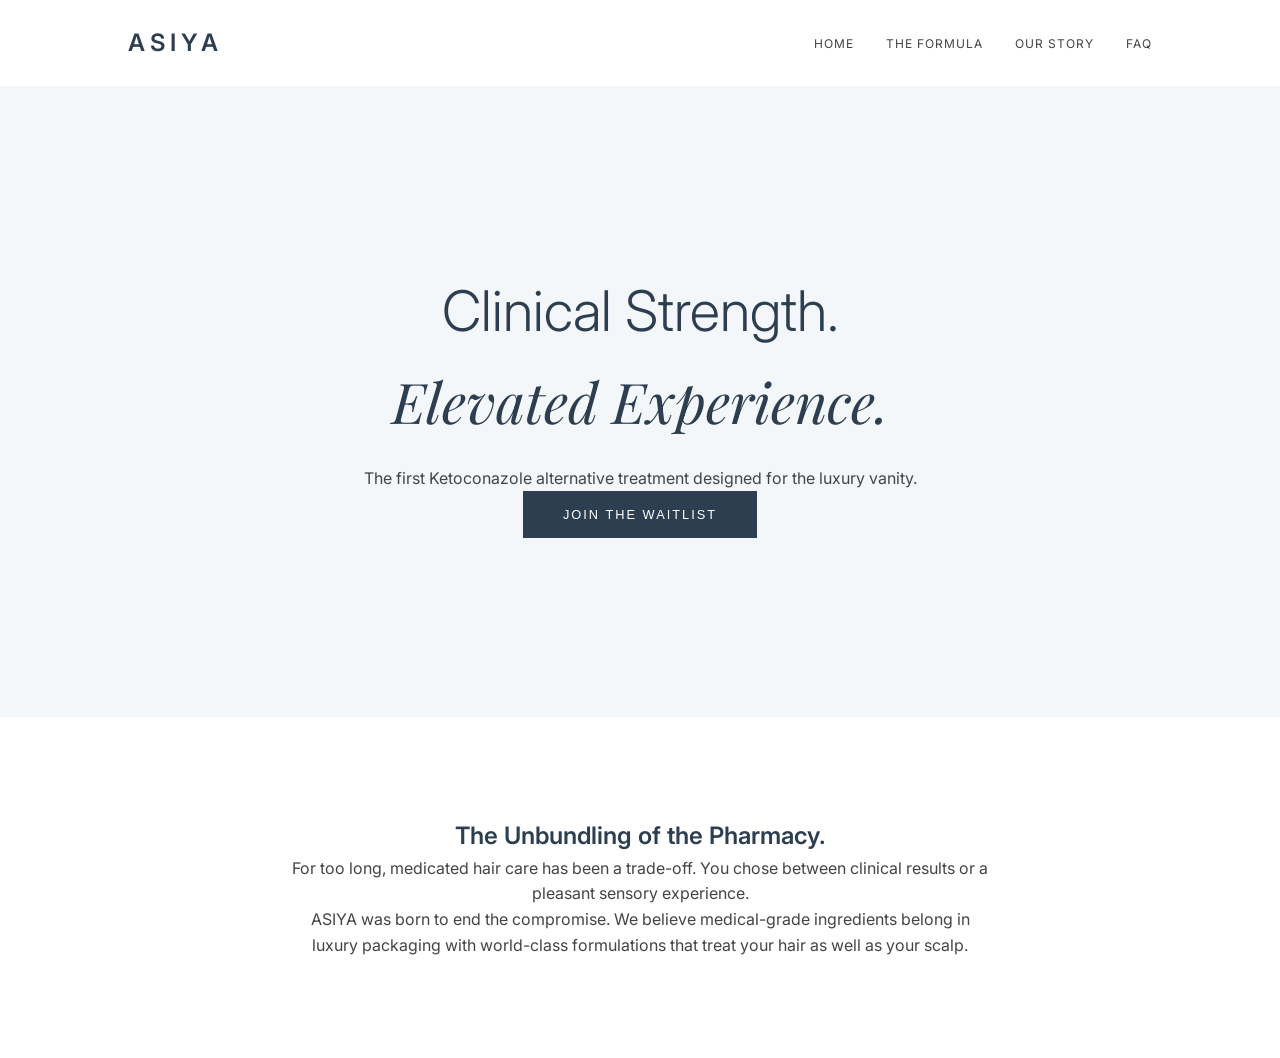
<file: index.html>
<!DOCTYPE html>
<html lang="en">
<head>
    <meta charset="UTF-8">
    <meta name="viewport" content="width=device-width, initial-scale=1.0">
    <title>ASIYA | Medical Luxury Haircare</title>
    <link rel="stylesheet" href="css/style.css">
    <link rel="icon" type="image/x-icon" href="favicon.ico">
    <link rel="preconnect" href="https://fonts.googleapis.com">
    <link href="https://fonts.googleapis.com/css2?family=Inter:wght@300;400;600&family=Playfair+Display:ital,wght@1,600&display=swap" rel="stylesheet">
</head>
<body>
    <nav class="navbar">
        <div class="logo">ASIYA</div>
        <button class="hamburger" id="hamburger" aria-label="Toggle menu">
            <span></span><span></span><span></span>
        </button>
        <ul class="nav-links" id="navLinks">
            <li><a href="index.html">Home</a></li>
            <li><a href="shop.html">The Formula</a></li>
            <li><a href="about.html">Our Story</a></li>
            <li><a href="faq.html">FAQ</a></li>
        </ul>
    </nav>

    <header class="hero">
        <div class="hero-content">
            <h1>Clinical Strength.<br><span class="italic">Elevated Experience.</span></h1>
            <p>The first Ketoconazole alternative treatment designed for the luxury vanity.</p>
            <button class="btn" id="openWaitlist">Join the Waitlist</button>
        </div>
    </header>

    <section class="home-philosophy">
        <div class="content-narrow text-center">
            <h2>The Unbundling of the Pharmacy.</h2>
            <p>For too long, medicated hair care has been a trade-off. You chose between clinical results or a pleasant sensory experience.</p>
            <p>ASIYA was born to end the compromise. We believe medical-grade ingredients belong in luxury packaging with world-class formulations that treat your hair as well as your scalp.</p>
        </div>
    </section>

    <!-- Waitlist Modal Overlay -->
    <div id="waitlistForm" class="waitlist-modal hidden">
        <div class="form-wrapper">
            <button class="close-form" id="closeWaitlist">&times;</button>
            <h2>Secure Early Access</h2>
            <p>We’re finalizing the wash. Join the list to be notified of the first drop.</p>
            <form action="https://formspree.io/f/xojrejggx" method="POST" class="standard-form">
                <input type="email" name="email" placeholder="Your Email Address" required>
                <button type="submit" class="btn btn-full">Keep Me Updated</button>
            </form>
        </div>
    </div>

    <script src="js/main.js"></script>
</body>
</html>
</file>
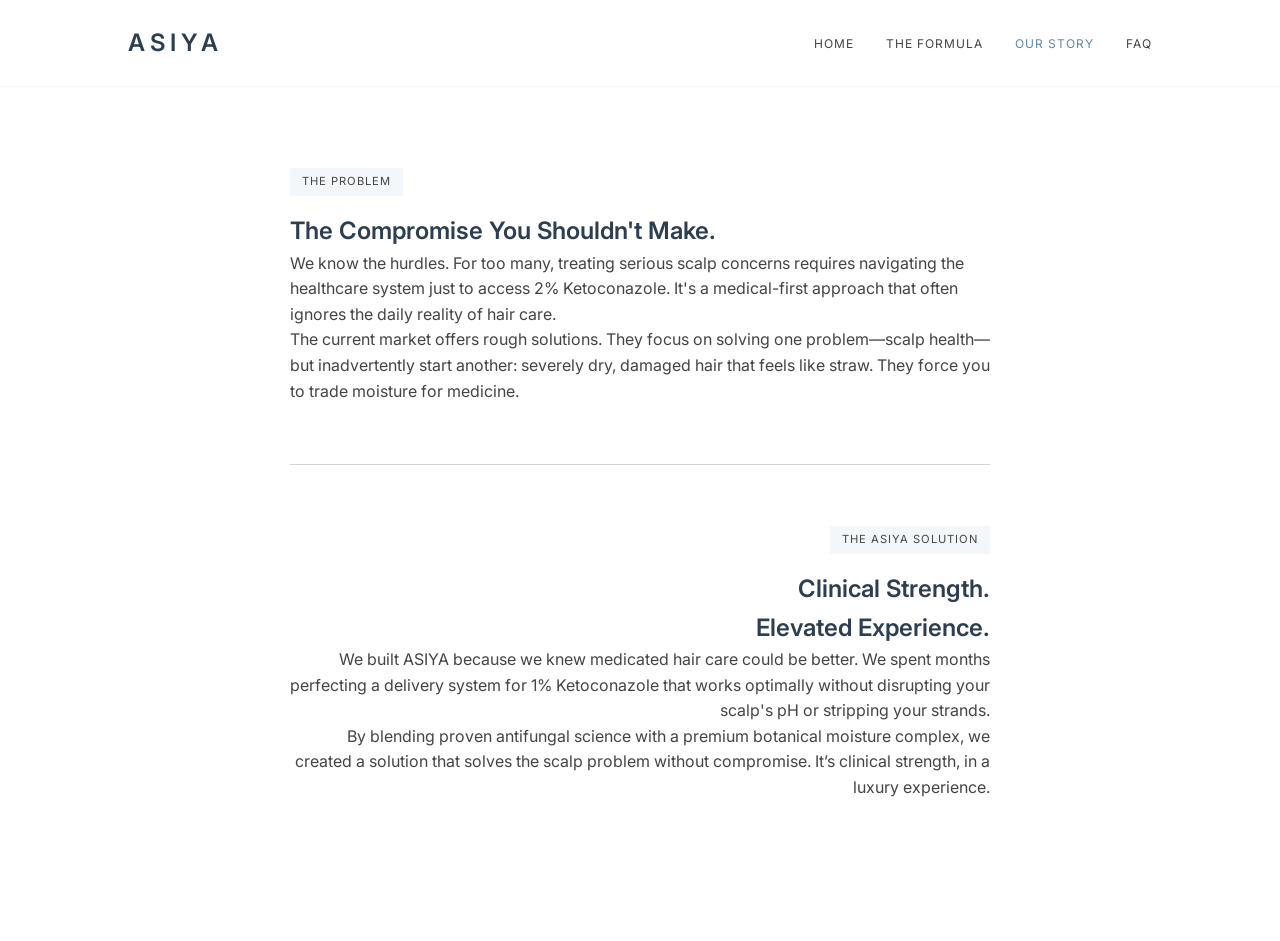
<file: about.html>
<!DOCTYPE html>
<html lang="en">
<head>
    <meta charset="UTF-8">
    <meta name="viewport" content="width=device-width, initial-scale=1.0">
    <title>Our Story | ASIYA</title>
    <link rel="stylesheet" href="css/style.css">
    <link rel="icon" type="image/x-icon" href="favicon.ico">
    <link href="https://fonts.googleapis.com/css2?family=Inter:wght@300;400;600&family=Playfair+Display:ital,wght@1,600&display=swap" rel="stylesheet">
</head>
<body>
    <nav class="navbar">
        <a href="index.html" class="logo">ASIYA</a>
        <button class="hamburger" id="hamburger" aria-label="Toggle menu">
            <span></span><span></span><span></span>
        </button>
        <ul class="nav-links" id="navLinks">
            <li><a href="index.html">Home</a></li>
            <li><a href="shop.html">The Formula</a></li>
            <li><a href="about.html" class="active">Our Story</a></li>
            <li><a href="faq.html">FAQ</a></li>
        </ul>
    </nav>

    <section class="elaborate-story">
        <div class="content-narrow story-block">
            <span class="label">The Problem</span>
            <h2>The Compromise You Shouldn't Make.</h2>
            <p>We know the hurdles. For too many, treating serious scalp concerns requires navigating the healthcare system just to access 2% Ketoconazole. It's a medical-first approach that often ignores the daily reality of hair care.</p>
            <p>The current market offers rough solutions. They focus on solving one problem—scalp health—but inadvertently start another: severely dry, damaged hair that feels like straw. They force you to trade moisture for medicine.</p>
        </div>

        <div class="divider-line"></div>

        <div class="content-narrow story-block text-right">
            <span class="label">The ASIYA Solution</span>
            <h2>Clinical Strength.<br> Elevated Experience.</h2>
            <p>We built ASIYA because we knew medicated hair care could be better. We spent months perfecting a delivery system for 1% Ketoconazole that works optimally without disrupting your scalp's pH or stripping your strands.</p>
            <p>By blending proven antifungal science with a premium botanical moisture complex, we created a solution that solves the scalp problem without compromise. It’s clinical strength, in a luxury experience.</p>
        </div>
    </section>

    <script src="js/main.js"></script>
</body>
</html>
</file>
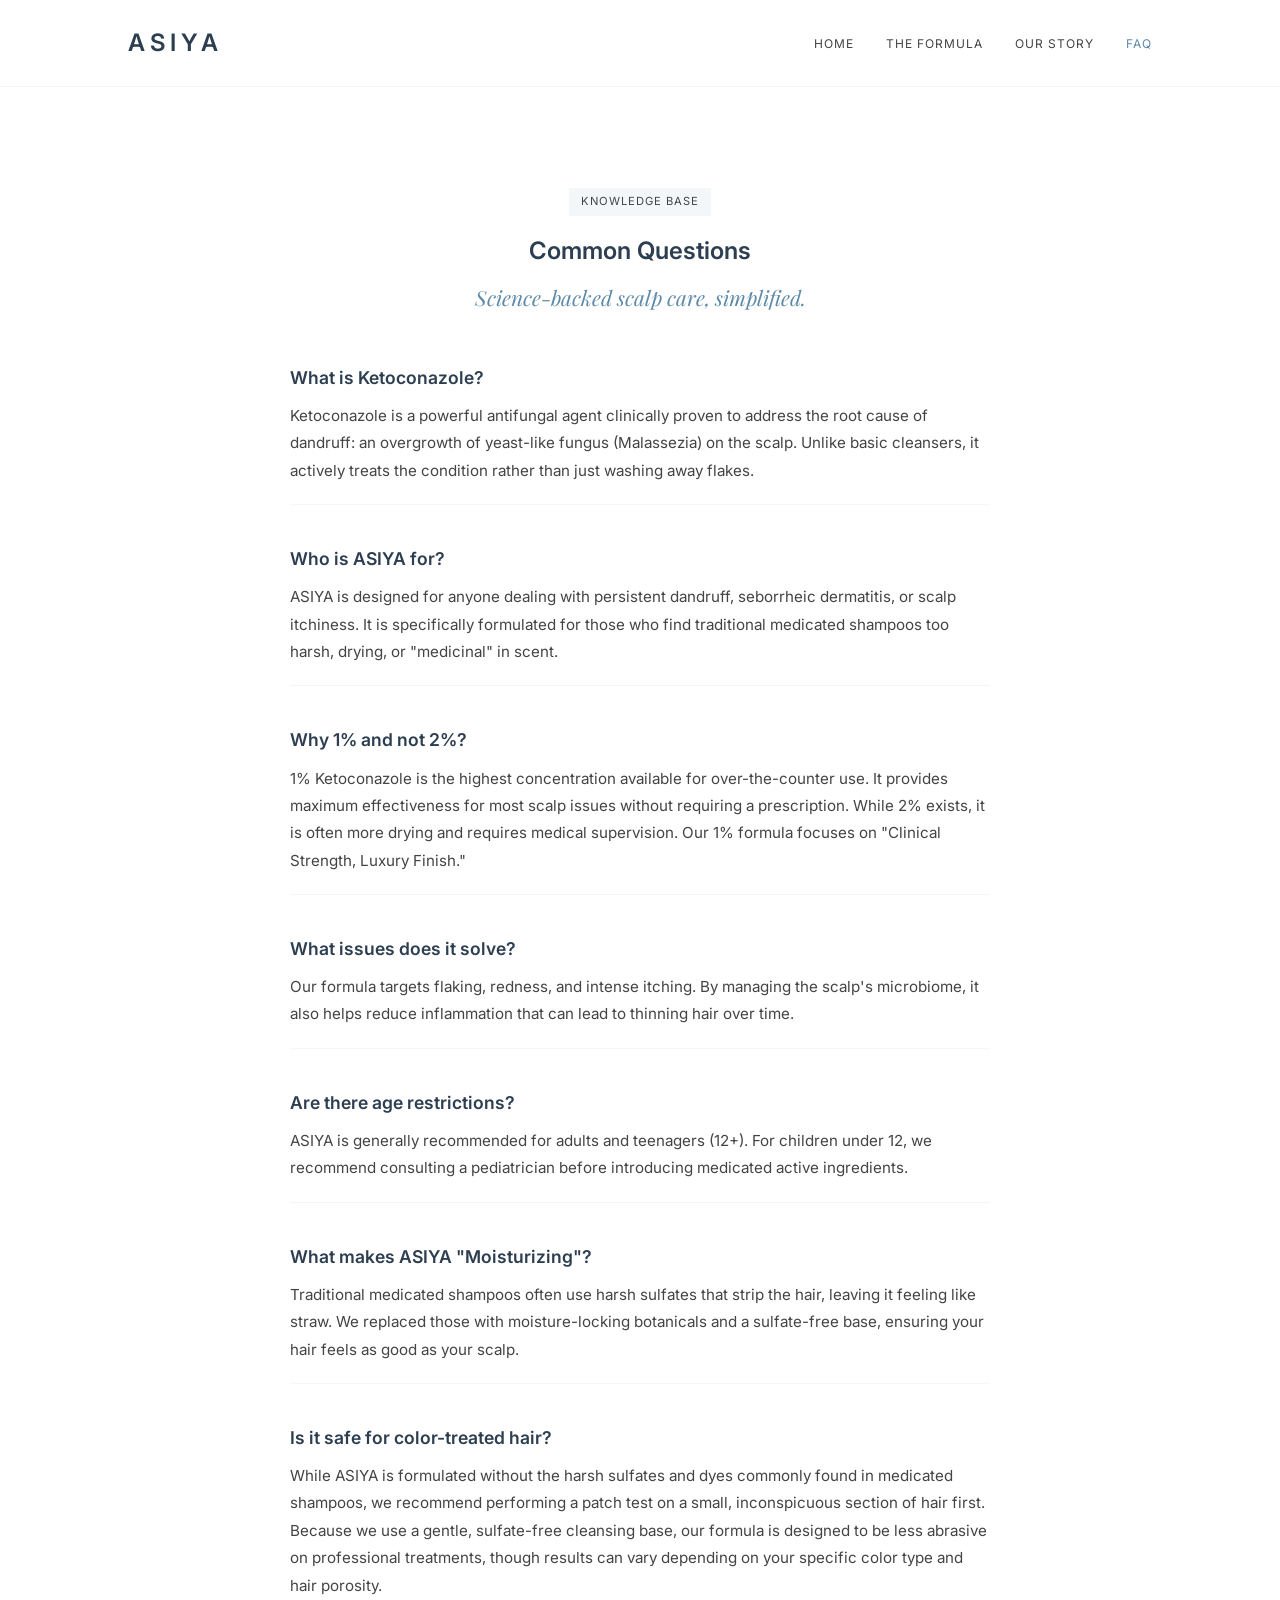
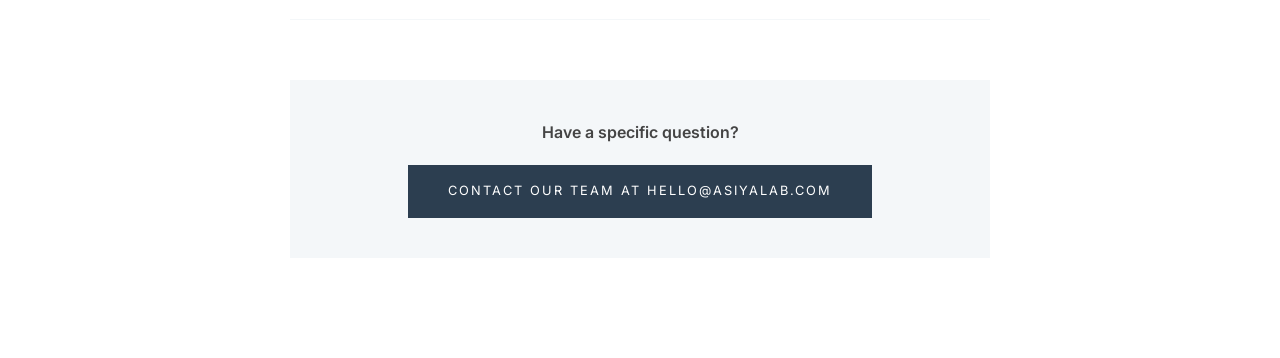
<file: faq.html>
<!DOCTYPE html>
<html lang="en">
<head>
    <meta charset="UTF-8">
    <meta name="viewport" content="width=device-width, initial-scale=1.0">
    <title>FAQ | ASIYA</title>
    <link rel="stylesheet" href="css/style.css">
    <link rel="icon" type="image/x-icon" href="favicon.ico">
    <link href="https://fonts.googleapis.com/css2?family=Inter:wght@400;600&family=Playfair+Display:ital,wght@1,600&display=swap" rel="stylesheet">
</head>
<body>
    <nav class="navbar">
        <a href="index.html" class="logo">ASIYA</a>
        <button class="hamburger" id="hamburger" aria-label="Toggle menu">
            <span></span><span></span><span></span>
        </button>
        <ul class="nav-links" id="navLinks">
            <li><a href="index.html">Home</a></li>
            <li><a href="shop.html">The Formula</a></li>
            <li><a href="about.html">Our Story</a></li>
            <li><a href="faq.html" class="active">FAQ</a></li>
        </ul>
    </nav>

    <section class="about-content">
        <div class="content-narrow">
            <span class="label">Knowledge Base</span>
            <h1>Common Questions</h1>
            <p class="formula-subtitle">Science-backed scalp care, simplified.</p>

            <div class="faq-container">
                <div class="faq-item">
                    <h3>What is Ketoconazole?</h3>
                    <p>Ketoconazole is a powerful antifungal agent clinically proven to address the root cause of dandruff: an overgrowth of yeast-like fungus (Malassezia) on the scalp. Unlike basic cleansers, it actively treats the condition rather than just washing away flakes.</p>
                </div>

                <div class="faq-item">
                    <h3>Who is ASIYA for?</h3>
                    <p>ASIYA is designed for anyone dealing with persistent dandruff, seborrheic dermatitis, or scalp itchiness. It is specifically formulated for those who find traditional medicated shampoos too harsh, drying, or "medicinal" in scent.</p>
                </div>

                <div class="faq-item">
                    <h3>Why 1% and not 2%?</h3>
                    <p>1% Ketoconazole is the highest concentration available for over-the-counter use. It provides maximum effectiveness for most scalp issues without requiring a prescription. While 2% exists, it is often more drying and requires medical supervision. Our 1% formula focuses on "Clinical Strength, Luxury Finish."</p>
                </div>

                <div class="faq-item">
                    <h3>What issues does it solve?</h3>
                    <p>Our formula targets flaking, redness, and intense itching. By managing the scalp's microbiome, it also helps reduce inflammation that can lead to thinning hair over time.</p>
                </div>

                <div class="faq-item">
                    <h3>Are there age restrictions?</h3>
                    <p>ASIYA is generally recommended for adults and teenagers (12+). For children under 12, we recommend consulting a pediatrician before introducing medicated active ingredients.</p>
                </div>

                <div class="faq-item">
                    <h3>What makes ASIYA "Moisturizing"?</h3>
                    <p>Traditional medicated shampoos often use harsh sulfates that strip the hair, leaving it feeling like straw. We replaced those with moisture-locking botanicals and a sulfate-free base, ensuring your hair feels as good as your scalp.</p>
                </div>

                <div class="faq-item">
                    <h3>Is it safe for color-treated hair?</h3>
                    <p>While ASIYA is formulated without the harsh sulfates and dyes commonly found in medicated shampoos, we recommend performing a patch test on a small, inconspicuous section of hair first. Because we use a gentle, sulfate-free cleansing base, our formula is designed to be less abrasive on professional treatments, though results can vary depending on your specific color type and hair porosity.</p>
                </div>
            </div>

            <div class="cta-block">
                <p>Have a specific question?</p>
                <a href="mailto:hello@asiyalab.com" class="btn">Contact our team at hello@asiyalab.com</a>
            </div>
        </div>
    </section>

    <script src="js/main.js"></script>
</body>
</html>
</file>
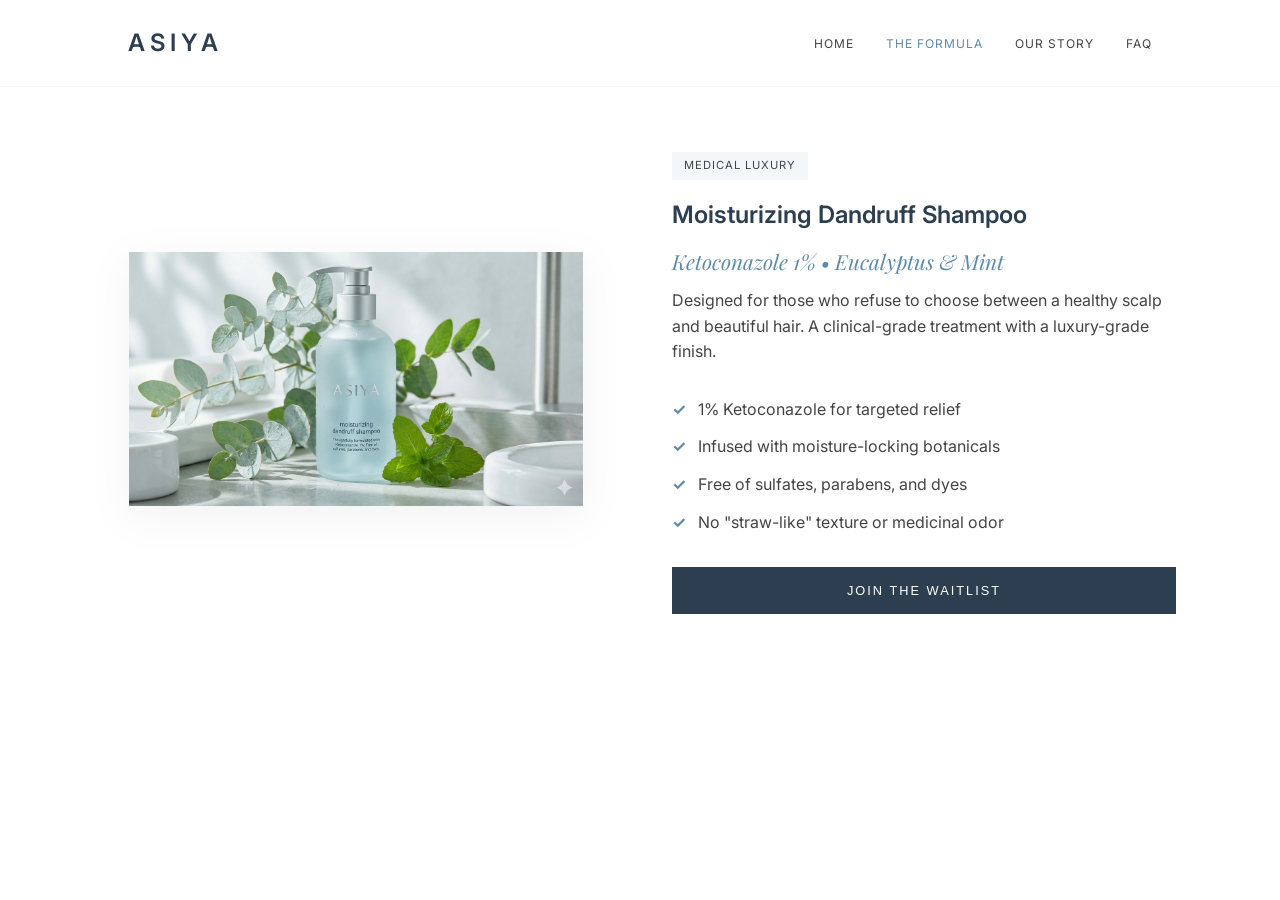
<file: shop.html>
<!DOCTYPE html>
<html lang="en">
<head>
    <meta charset="UTF-8">
    <meta name="viewport" content="width=device-width, initial-scale=1.0">
    <title>The Formula | ASIYA</title>
    <link rel="stylesheet" href="css/style.css">
    <link rel="icon" type="image/x-icon" href="favicon.ico">
    <link href="https://fonts.googleapis.com/css2?family=Inter:wght@400;600&family=Playfair+Display:ital,wght@1,600&display=swap" rel="stylesheet">
</head>
<body>
    <nav class="navbar">
        <a href="index.html" class="logo">ASIYA</a>
        <button class="hamburger" id="hamburger" aria-label="Toggle menu">
            <span></span><span></span><span></span>
        </button>
        <ul class="nav-links" id="navLinks">
            <li><a href="index.html">Home</a></li>
            <li><a href="shop.html" class="active">The Formula</a></li>
            <li><a href="about.html">Our Story</a></li>
            <li><a href="faq.html">FAQ</a></li>
        </ul>
    </nav>

    <section class="product-reveal">
        <div class="product-grid">
            <div class="product-image-container">
                <img src="images/product_01.png" alt="ASIYA Moisturizing Dandruff Shampoo" class="product-image">
            </div>
            <div class="product-info">
                <span class="label">Medical Luxury</span>
                <h1>Moisturizing Dandruff Shampoo</h1>
                <p class="formula-subtitle">Ketoconazole 1% • Eucalyptus & Mint</p>
                
                <div class="clinical-callout">
                    <p>Designed for those who refuse to choose between a healthy scalp and beautiful hair. A clinical-grade treatment with a luxury-grade finish.</p>
                </div>

                <ul class="specs">
                    <li><span class="check">✓</span> 1% Ketoconazole for targeted relief</li>
                    <li><span class="check">✓</span> Infused with moisture-locking botanicals</li>
                    <li><span class="check">✓</span> Free of sulfates, parabens, and dyes</li>
                    <li><span class="check">✓</span> No "straw-like" texture or medicinal odor</li>
                </ul>
                
                <button class="btn btn-full" id="openWaitlist">Join the Waitlist</button>

                <!-- Integrated Form Logic (Same as Home) -->
                <div id="waitlistForm" class="waitlist-integrated hidden">
                    <div class="form-wrapper">
                        <button class="close-form" id="closeWaitlist">&times;</button>
                        <form action="https://formspree.io/f/xojrejgg" method="POST" class="standard-form">
                            <input type="email" name="email" placeholder="Enter your email" required>
                            <button type="submit" class="btn">Get Early Access</button>
                        </form>
                    </div>
                </div>
            </div>
        </div>
    </section>

    <script src="js/main.js"></script>
</body>
</html>
</file>
<file: css/style.css>
:root {
    --white: #FFFFFF;
    --ice-blue: #F4F7F9;
    --slate-blue: #2C3E50; /* Primary Brand Blue */
    --accent-blue: #5D8AA8;
    --silver: #D1D5D8;
    --text-body: #444444;
}

/* Global Reset & Base */
* {
    margin: 0;
    padding: 0;
    box-sizing: border-box;
}

body {
    font-family: 'Inter', sans-serif;
    color: var(--text-body);
    line-height: 1.6;
    background-color: var(--white);
    overflow-x: hidden;
}

h1, h2, h3, .logo {
    color: var(--slate-blue);
    font-weight: 600;
}

.italic {
    font-family: 'Playfair Display', serif;
    font-style: italic;
}

/* Navigation */
.navbar {
    display: flex;
    justify-content: space-between;
    align-items: center;
    padding: 1.5rem 10%;
    background: var(--white);
    border-bottom: 1px solid var(--ice-blue);
    position: sticky;
    top: 0;
    z-index: 1000;
}

.logo {
    font-size: 1.5rem;
    font-weight: 600;
    letter-spacing: 5px;
    text-decoration: none;
    color: var(--slate-blue);
}

.nav-links {
    list-style: none;
    display: flex;
    gap: 2rem;
}

.nav-links a {
    text-decoration: none;
    color: var(--text-body);
    text-transform: uppercase;
    font-size: 0.75rem;
    letter-spacing: 1px;
    transition: 0.3s;
}

.nav-links a:hover, .nav-links a.active {
    color: var(--accent-blue);
}

.hamburger {
    display: none;
    flex-direction: column;
    gap: 5px;
    background: none;
    border: none;
    cursor: pointer;
    padding: 4px;
}

.hamburger span {
    display: block;
    width: 24px;
    height: 2px;
    background: var(--slate-blue);
    transition: 0.3s;
}

/* Hero Section */
.hero {
    height: 70vh;
    background-color: var(--ice-blue);
    display: flex;
    align-items: center;
    justify-content: center;
    text-align: center;
    padding: 0 10%;
}

.hero h1 {
    font-size: 3.5rem;
    font-weight: 300;
    margin-bottom: 1rem;
}

/* Buttons */
.btn {
    display: inline-block;
    padding: 1rem 2.5rem;
    background: var(--slate-blue);
    color: var(--white);
    text-decoration: none;
    border: none;
    cursor: pointer;
    text-transform: uppercase;
    font-size: 0.8rem;
    letter-spacing: 2px;
    transition: 0.3s ease;
}

.btn:hover {
    background: var(--accent-blue);
}

.btn-full {
    width: 100%;
    text-align: center;
}

/* Product Grid (The Formula Page) */
.product-reveal {
    min-height: 90vh;
    padding: 5% 0;
}

.product-grid {
    display: grid;
    grid-template-columns: 1fr 1fr;
    align-items: center;
    gap: 4rem;
    max-width: 1200px;
    margin: 0 auto;
    padding: 0 5%;
}

.product-image-container {
    text-align: center;
}

.product-image {
    max-width: 90%;
    height: auto;
    filter: drop-shadow(0 10px 20px rgba(0,0,0,0.05));
}

.formula-subtitle {
    font-family: 'Playfair Display', serif;
    font-style: italic;
    font-size: 1.3rem;
    color: var(--accent-blue);
    margin: 10px 0;
}

.label {
    display: inline-block;
    background: var(--ice-blue);
    padding: 5px 12px;
    font-size: 0.7rem;
    letter-spacing: 1px;
    text-transform: uppercase;
    margin-bottom: 1rem;
}

/* Specs List */
.specs {
    list-style: none;
    margin: 2rem 0;
}

.specs li {
    margin-bottom: 12px;
    display: flex;
    align-items: center;
}

.check {
    color: var(--accent-blue);
    margin-right: 12px;
    font-weight: bold;
}

/* Waitlist UI — inline (Formula page) */
.waitlist-integrated {
    margin-top: 20px;
    padding: 25px;
    background: var(--ice-blue);
    border: 1px solid var(--silver);
    border-radius: 4px;
    position: relative;
}

/* Waitlist UI — modal overlay (Home page) */
.waitlist-modal {
    position: fixed;
    inset: 0;
    background: rgba(44, 62, 80, 0.6);
    display: flex;
    align-items: center;
    justify-content: center;
    z-index: 2000;
    padding: 1rem;
}

.waitlist-modal .form-wrapper {
    background: var(--white);
    padding: 3rem;
    max-width: 480px;
    width: 100%;
    position: relative;
}

.waitlist-modal h2 {
    margin-bottom: 0.5rem;
}

.waitlist-modal p {
    margin-bottom: 1.5rem;
    color: var(--text-body);
}

.hidden { display: none; }

.standard-form {
    display: flex;
    gap: 10px;
}

.standard-form input {
    flex-grow: 1;
    padding: 12px;
    border: 1px solid var(--silver);
    font-family: inherit;
}

.close-form {
    position: absolute;
    top: 5px;
    right: 10px;
    background: none;
    border: none;
    font-size: 1.5rem;
    cursor: pointer;
    color: var(--silver);
}

/* About / Story Styling */
.about-content, .home-philosophy {
    padding: 100px 10%;
    text-align: center;
}

.elaborate-story {
    padding: 80px 10%;
}

.divider-line {
    border: none;
    border-top: 1px solid var(--silver);
    margin: 60px auto;
    max-width: 700px;
}

.text-right {
    text-align: right;
}

.content-narrow {
    max-width: 700px;
    margin: 0 auto;
}

.story-block {
    margin-bottom: 60px;
}

/* Responsive — Tablet & Mobile */
@media (max-width: 768px) {
    /* Nav: show hamburger, hide links by default */
    .hamburger {
        display: flex;
    }

    .nav-links {
        display: none;
        flex-direction: column;
        position: absolute;
        top: 100%;
        left: 0;
        right: 0;
        background: var(--white);
        border-bottom: 1px solid var(--ice-blue);
        padding: 1.5rem 10%;
        gap: 1.5rem;
        z-index: 999;
    }

    .nav-links.open {
        display: flex;
    }

    .navbar {
        padding: 1.2rem 6%;
    }

    /* Hero */
    .hero {
        height: auto;
        min-height: 60vh;
        padding: 4rem 6%;
    }

    .hero h1 {
        font-size: 2.4rem;
    }

    /* Sections */
    .about-content,
    .home-philosophy {
        padding: 60px 6%;
    }

    .elaborate-story {
        padding: 60px 6%;
    }

    .text-right {
        text-align: left;
    }

    /* Product grid */
    .product-grid {
        grid-template-columns: 1fr;
        text-align: center;
        gap: 2.5rem;
    }

    .specs li {
        justify-content: center;
    }

    /* Form */
    .standard-form {
        flex-direction: column;
    }

    /* Modal */
    .waitlist-modal .form-wrapper {
        padding: 2rem 1.5rem;
    }

    /* FAQ */
    .cta-block {
        padding: 30px 20px;
    }
}

/* Responsive — Small phones */
@media (max-width: 480px) {
    .navbar {
        padding: 1rem 5%;
    }

    .hero h1 {
        font-size: 1.9rem;
    }

    .hero p {
        font-size: 0.9rem;
    }

    .btn {
        padding: 0.85rem 1.75rem;
        font-size: 0.75rem;
    }

    .formula-subtitle {
        font-size: 1.1rem;
    }
}
/* FAQ Specific Styling */
.faq-container {
    text-align: left;
    margin-top: 50px;
}

.faq-item {
    margin-bottom: 40px;
    border-bottom: 1px solid var(--ice-blue);
    padding-bottom: 20px;
}

.faq-item h3 {
    font-size: 1.1rem;
    margin-bottom: 10px;
    color: var(--slate-blue);
}

.faq-item p {
    font-size: 0.95rem;
    color: var(--text-body);
    line-height: 1.8;
}

.cta-block {
    margin-top: 60px;
    padding: 40px;
    background-color: var(--ice-blue);
}

.cta-block p {
    margin-bottom: 20px;
    font-weight: 600;
}
</file>
